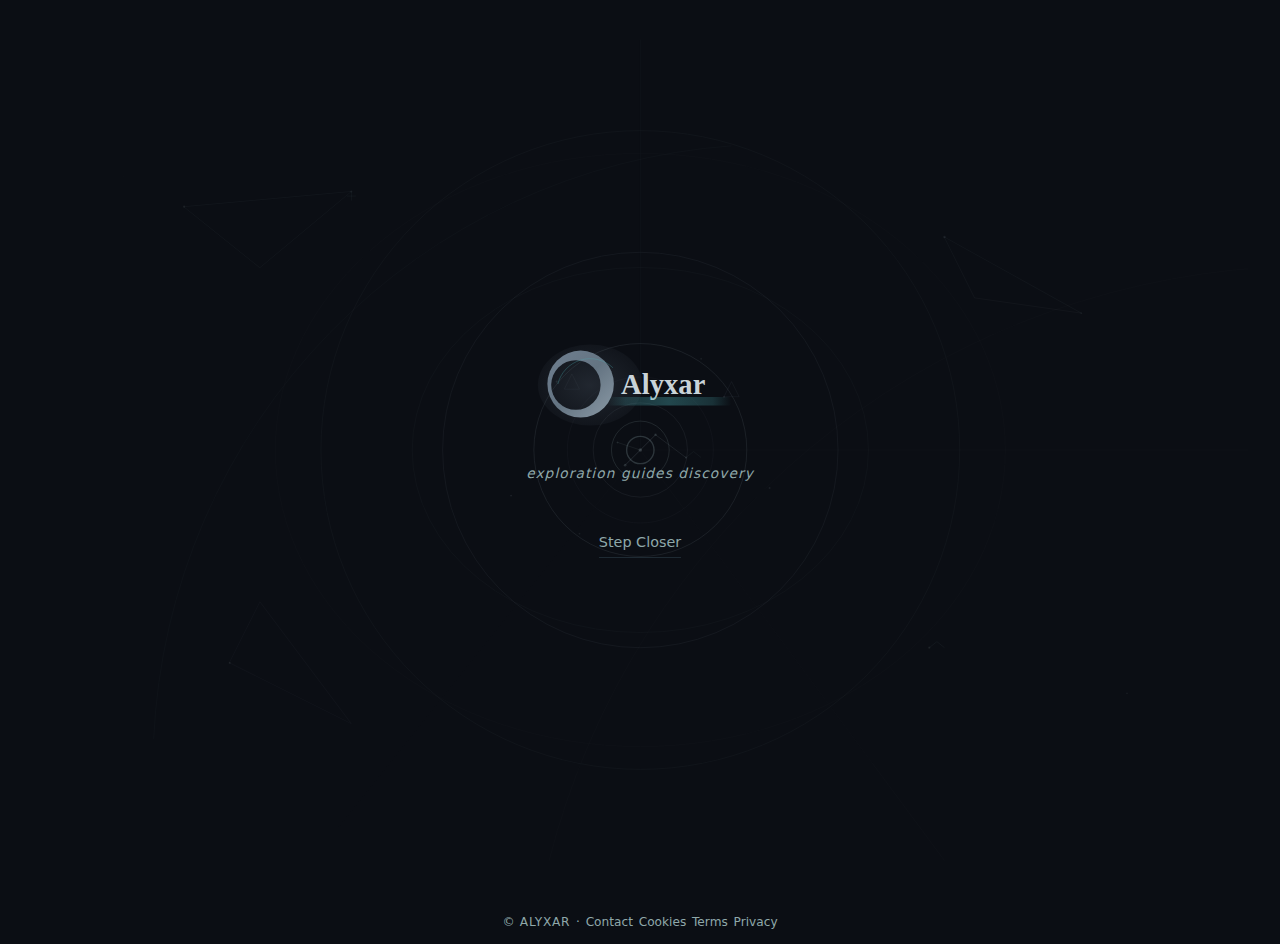
<file: index.html>
<!DOCTYPE html>
<html lang="en">
<head>
  <meta charset="utf-8">
  <meta name="viewport" content="width=device-width, initial-scale=1, viewport-fit=cover">

  <title>Alyxar</title>
  <meta name="description" content="Alyxar’s Reach frames a structured galaxy of tools and discoveries, converging at Lumen—the axis for understanding game systems.">
  <meta name="robots" content="index, follow">

  <link rel="canonical" href="https://alyxar.com/">

  <meta name="theme-color" content="#0b1418">
  <meta name="color-scheme" content="dark">

  <link rel="preconnect" href="https://fonts.googleapis.com">
  <link rel="preconnect" href="https://fonts.gstatic.com" crossorigin>
  <link href="https://fonts.googleapis.com/css2?family=Inter:wght@300;400;500;600&display=swap" rel="stylesheet">

  <link rel="icon" href="/favicon.ico" sizes="any">
  <link rel="icon" type="image/svg+xml" href="/favicon.svg">
  <link rel="apple-touch-icon" href="/apple-touch-icon.png">

  <meta property="og:type" content="website">
  <meta property="og:title" content="Alyxar’s Reach">
  <meta property="og:description" content="A structured galaxy of tools and discoveries, converging at Lumen—the axis for understanding game systems.">
  <meta property="og:url" content="https://alyxar.com/">
  <meta property="og:image" content="https://alyxar.com/og-image.png">

  <link rel="stylesheet" href="/core/tokens.css">
  <link rel="stylesheet" href="/pages/landing.css">
</head>

<body>
  <header aria-hidden="true"></header>
 <div class="layout">
  <main class="landing">
<svg
  class="alyxar-chart no-select" draggable="false"
  xmlns="http://www.w3.org/2000/svg"
  viewBox="0 0 1600 1000"
  aria-hidden="true"
>
  <g fill="currentColor" opacity="0.06">
    <!-- generated-style scatter -->
    <circle cx="40" cy="80" r="0.4"/><circle cx="120" cy="140" r="0.5"/>
    <circle cx="220" cy="60" r="0.3"/><circle cx="340" cy="120" r="0.4"/>
    <circle cx="480" cy="40" r="0.3"/><circle cx="620" cy="140" r="0.4"/>
    <circle cx="760" cy="60" r="0.3"/><circle cx="900" cy="120" r="0.4"/>
    <circle cx="1040" cy="40" r="0.3"/><circle cx="1180" cy="120" r="0.4"/>
    <circle cx="1320" cy="60" r="0.3"/><circle cx="1480" cy="140" r="0.4"/>

    <circle cx="60" cy="360" r="0.4"/><circle cx="180" cy="420" r="0.5"/>
    <circle cx="300" cy="340" r="0.3"/><circle cx="440" cy="400" r="0.4"/>
    <circle cx="580" cy="360" r="0.3"/><circle cx="720" cy="420" r="0.4"/>
    <circle cx="860" cy="340" r="0.3"/><circle cx="1000" cy="400" r="0.4"/>
    <circle cx="1140" cy="360" r="0.3"/><circle cx="1280" cy="420" r="0.4"/>
    <circle cx="1420" cy="340" r="0.3"/>

    <circle cx="100" cy="720" r="0.4"/><circle cx="240" cy="780" r="0.5"/>
    <circle cx="380" cy="700" r="0.3"/><circle cx="520" cy="760" r="0.4"/>
    <circle cx="660" cy="720" r="0.3"/><circle cx="800" cy="780" r="0.4"/>
    <circle cx="940" cy="700" r="0.3"/><circle cx="1080" cy="760" r="0.4"/>
    <circle cx="1220" cy="720" r="0.3"/><circle cx="1360" cy="780" r="0.4"/>
    <circle cx="1500" cy="700" r="0.3"/>
  </g>
  <g fill="currentColor">
    <!-- inner field -->
    <circle cx="800" cy="500" r="2.4" opacity="0.55"/>
    <circle cx="820" cy="480" r="1.7" opacity="0.4"/>
    <circle cx="780" cy="520" r="1.8" opacity="0.42"/>
    <circle cx="860" cy="510" r="1.4" opacity="0.32"/>
    <circle cx="770" cy="490" r="1.3" opacity="0.3"/>
    <circle cx="830" cy="530" r="1.2" opacity="0.28"/>
    <!-- spiral population -->
    <circle cx="690" cy="410" r="1.4" opacity="0.3"/>
    <circle cx="910" cy="430" r="1.3" opacity="0.28"/>
    <circle cx="970" cy="550" r="1.3" opacity="0.26"/>
    <circle cx="630" cy="560" r="1.3" opacity="0.28"/>
    <circle cx="720" cy="610" r="1.2" opacity="0.24"/>
    <circle cx="880" cy="380" r="1.2" opacity="0.24"/>
    <!-- far field -->
    <circle cx="200" cy="180" r="1.5" opacity="0.24"/>
    <circle cx="420" cy="160" r="1.3" opacity="0.22"/>
    <circle cx="1200" cy="220" r="1.6" opacity="0.26"/>
    <circle cx="1380" cy="320" r="1.2" opacity="0.2"/>
    <circle cx="260" cy="780" r="1.4" opacity="0.24"/>
    <circle cx="1180" cy="760" r="1.5" opacity="0.25"/>
    <circle cx="1440" cy="820" r="1.2" opacity="0.2"/>
  </g>
  <g stroke="currentColor" fill="none" stroke-linecap="round">
    <line x1="780" y1="520" x2="800" y2="500" stroke-width="1.3" opacity="0.4"/>
    <line x1="800" y1="500" x2="820" y2="480" stroke-width="1.3" opacity="0.4"/>
    <line x1="820" y1="480" x2="860" y2="510" stroke-width="1.1" opacity="0.34"/>
    <line x1="770" y1="490" x2="800" y2="500" stroke-width="1.0" opacity="0.3"/>
    <!-- deep triangulations -->
    <polygon points="200,180 420,160 300,260"
             stroke-width="0.8" opacity="0.2"/>
    <polygon points="1200,220 1380,320 1240,300"
             stroke-width="0.8" opacity="0.2"/>
    <polygon points="260,780 420,860 300,700"
             stroke-width="0.7" opacity="0.18"/>
  </g>
  <g stroke="currentColor" fill="none">
    <!-- primary -->
    <circle cx="800" cy="500" r="140" stroke-width="1.1" opacity="0.32"/>
    <circle cx="800" cy="500" r="260" stroke-width="0.9" opacity="0.24"/>
    <circle cx="800" cy="500" r="420" stroke-width="0.8" opacity="0.18"/>
    <!-- secondary offset -->
    <ellipse cx="800" cy="500" rx="300" ry="240"
             stroke-width="0.7" opacity="0.16"/>
    <ellipse cx="800" cy="500" rx="480" ry="390"
             stroke-width="0.6" opacity="0.12"/>
    <!-- angular grid -->
    <line x1="800" y1="500" x2="800" y2="-40" stroke-width="0.7" opacity="0.14"/>
    <line x1="800" y1="500" x2="1640" y2="500" stroke-width="0.7" opacity="0.14"/>
    <line x1="800" y1="500" x2="-40" y2="500" stroke-width="0.6" opacity="0.12"/>
    <line x1="800" y1="500" x2="1200" y2="1040" stroke-width="0.6" opacity="0.12"/>
    <line x1="800" y1="500" x2="400" y2="1000" stroke-width="0.5" opacity="0.1"/>
    <!-- arc sweeps -->
    <path d="M 160 880 A 820 820 0 0 1 920 100"
          stroke-width="0.7" opacity="0.14"/>
    <path d="M 680 1040 A 1040 1040 0 0 1 1620 260"
          stroke-width="0.6" opacity="0.12"/>
  </g>
  <g stroke="currentColor" fill="none">
    <!-- triangles -->
    <polygon points="700,420 710,400 720,420"
             stroke-width="0.8" opacity="0.26"/>
    <polygon points="910,430 920,410 930,430"
             stroke-width="0.8" opacity="0.26"/>
    <!-- chevrons -->
    <path d="M 860 510 l 10 -8 l 10 8"
          stroke-width="0.8" opacity="0.24"/>
    <path d="M 1180 760 l 10 -8 l 10 8"
          stroke-width="0.8" opacity="0.24"/>
    <!-- crosses -->
    <line x1="420" y1="160" x2="420" y2="172" stroke-width="0.8" opacity="0.22"/>
    <line x1="414" y1="166" x2="426" y2="166" stroke-width="0.8" opacity="0.22"/>
  </g>
  <g stroke="currentColor" fill="none">
    <circle cx="800" cy="500" r="18" stroke-width="1.8" opacity="0.6"/>
    <circle cx="800" cy="500" r="38" stroke-width="1.2" opacity="0.42"/>
    <circle cx="800" cy="500" r="62" stroke-width="0.9" opacity="0.3"/>
    <circle cx="800" cy="500" r="96" stroke-width="0.6" opacity="0.2"/>
    <circle cx="800" cy="500" r="140" stroke-width="0.4" opacity="0.12"/>
  </g>
</svg>
    <div class="landing-inner">
      <img
        src="/assets/svg/hub-logo.svg"
        alt="Aegedia"
        class="logo no-select" draggable="false"
      />

      <blockquote class="quote no-select">
        exploration guides discovery
      </blockquote>

      <!-- CTA -->
      <a href="/lumen/" class="cta no-select" draggable="false">Step Closer</a>
    </div>
  </main>

   <footer class="site-footer">
     <div class="footer-inner">
       <div class="footer-left">
         <span class="footer-brand">© Alyxar</span> · 
       </div>
       <nav class="footer-utility" aria-label="Footer">
         <a href="/contact/">Contact</a>
         <a href="/cookies/">Cookies</a>
         <a href="/terms/">Terms</a>
        <a href="/privacy/">Privacy</a>
       </nav>
     </div>
   </footer>
</div>
</body>
</html>
</file>
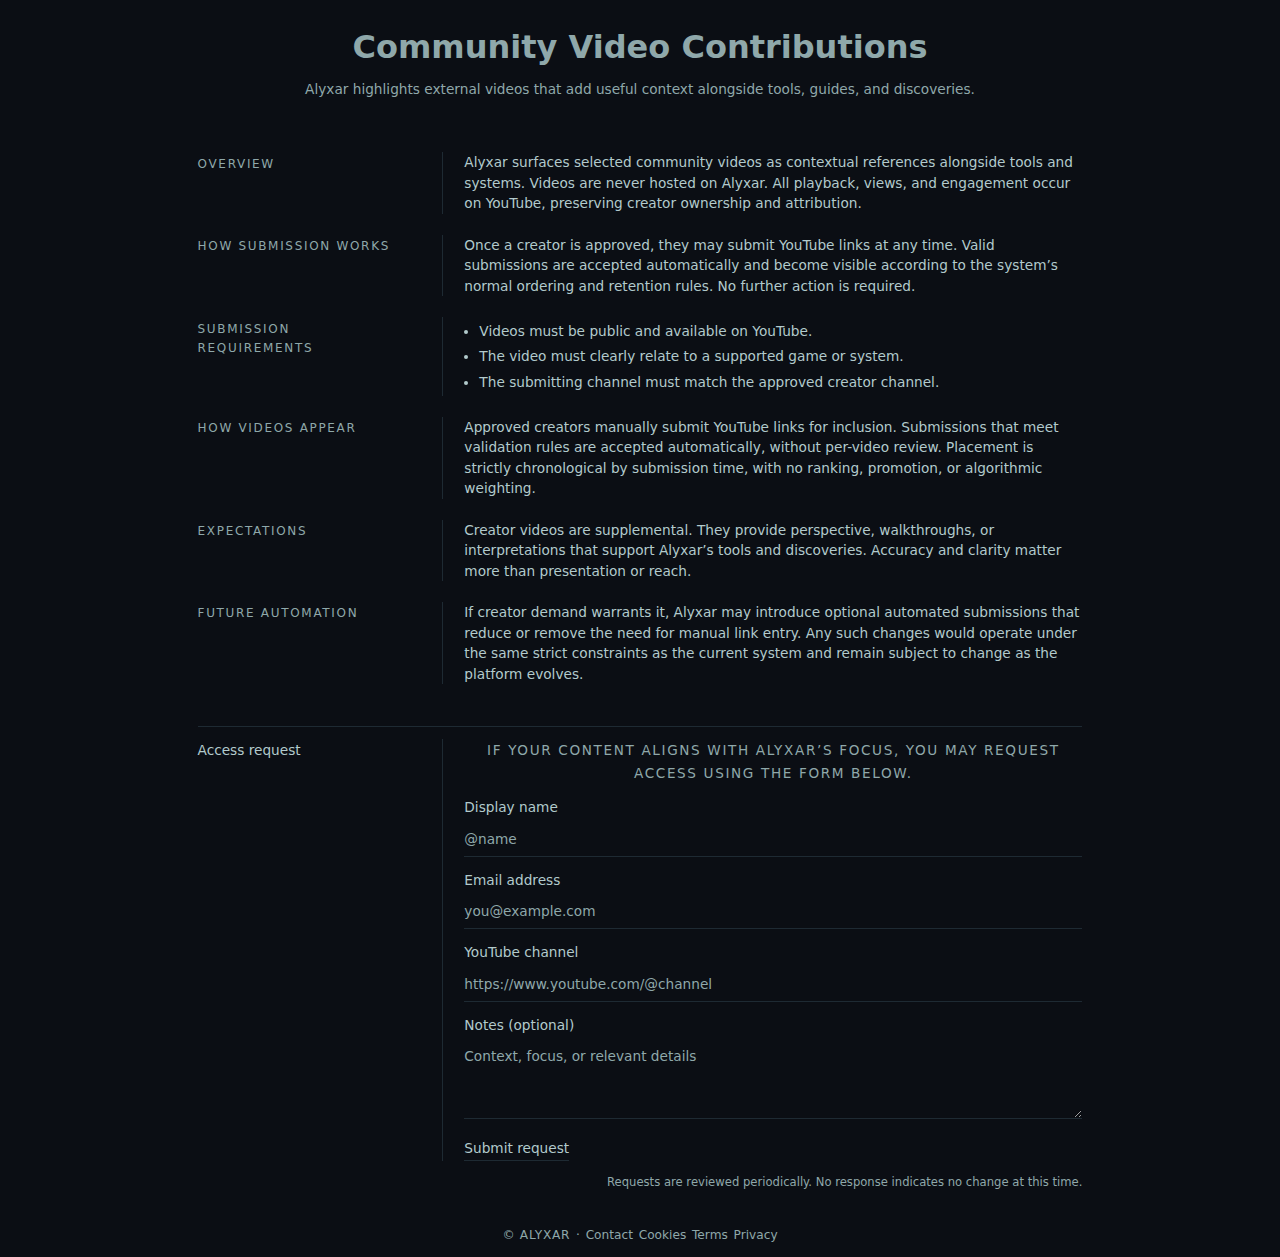
<file: content/index.html>
<!DOCTYPE html>
<html lang="en">
<head>
  <meta charset="utf-8">
  <meta name="viewport" content="width=device-width, initial-scale=1">
  <title>Creators · Alyxar</title>
  <meta
    name="description"
    content="Creators explains how community videos are submitted, validated, and surfaced on Alyxar as contextual references alongside tools, guides, and discoveries."
  >

  <meta name="robots" content="index, follow">
  <link rel="canonical" href="https://alyxar.com/creators/">
  <meta name="theme-color" content="#0b1418">
  <meta name="color-scheme" content="dark">

  <link rel="preconnect" href="https://fonts.googleapis.com">
  <link rel="preconnect" href="https://fonts.gstatic.com" crossorigin>
  <link
    href="https://fonts.googleapis.com/css2?family=Inter:wght@300;400;500;600&display=swap"
    rel="stylesheet"
  >

  <link rel="icon" href="/favicon.ico" sizes="any">
  <link rel="icon" type="image/svg+xml" href="/favicon.svg">
  <link rel="apple-touch-icon" href="/apple-touch-icon.png">

  <link rel="stylesheet" href="/core/tokens.css">
  <link rel="stylesheet" href="/pages/creators.css">

  <meta name="alyxar:domain" content="creators">
  <meta name="alyxar:role" content="system-doc">
  <meta name="alyxar:terminal" content="true">
</head>

<body>
  <div class="layout">
  <div class="page-center">
    <main class="page page-creators">
      <!-- TOP / CENTER -->
      <header class="creators-header">
        <h1>Community Video Contributions</h1>
        <p>
          Alyxar highlights external videos that add useful context alongside
          tools, guides, and discoveries.
        </p>
      </header>
      <!-- MIDDLE / TWO-COLUMN SYSTEM -->
      <section class="creators-grid">
        <div class="label">Overview</div>
        <div class="content">
        <p>
          Alyxar surfaces selected community videos as contextual references alongside
          tools and systems. Videos are never hosted on Alyxar. All playback, views,
          and engagement occur on YouTube, preserving creator ownership and attribution.
        </p>
        </div>
        <div class="label">How submission works</div>
        <div class="content">
          <p>
            Once a creator is approved, they may submit YouTube links at any time.
            Valid submissions are accepted automatically and become visible according
            to the system’s normal ordering and retention rules. No further action is
            required.
          </p>
        </div>
        <div class="label">Submission requirements</div>
        <div class="content">
        <ul>
          <li>Videos must be public and available on YouTube.</li>
          <li>The video must clearly relate to a supported game or system.</li>
          <li>The submitting channel must match the approved creator channel.</li>
        </ul>
        </div>
        <div class="label">How videos appear</div>
        <div class="content">
        <p>
          Approved creators manually submit YouTube links for inclusion. Submissions
          that meet validation rules are accepted automatically, without per-video
          review. Placement is strictly chronological by submission time, with no
          ranking, promotion, or algorithmic weighting.
        </p>
        </div>
        <div class="label">Expectations</div>
        <div class="content">
        <p>
          Creator videos are supplemental. They provide perspective, walkthroughs, or
          interpretations that support Alyxar’s tools and discoveries. Accuracy and
          clarity matter more than presentation or reach.
        </p>
        </div>
        <div class="label">Future automation</div>
        <div class="content">
          <p>
            If creator demand warrants it, Alyxar may introduce optional automated
            submissions that reduce or remove the need for manual link entry. Any such
            changes would operate under the same strict constraints as the current
            system and remain subject to change as the platform evolves.
          </p>
        </div>
      </section>
<!-- BOTTOM / CENTER -->
<footer class="creators-footer">
  <!-- ACCESS REQUEST (PRIMARY FOOTER CONTENT) -->
  <section class="creators-access">
    <div class="label">Access request</div>
    <div class="content">
      <p>
        If your content aligns with Alyxar’s focus, you may request access
        using the form below.
      </p>
      <form class="access-form" method="post" action="/api/creator-request">
        <div class="form-row">
          <label for="name">Display name</label>
          <input
            type="text"
            id="name"
            name="name"
            placeholder="@name"
            required
          >
        </div>
        <div class="form-row">
          <label for="email">Email address</label>
          <input
            type="email"
            id="email"
            name="email"
            placeholder="you@example.com"
            required
          >
        </div>
        <div class="form-row">
          <label for="channel">YouTube channel</label>
          <input
            type="url"
            id="channel"
            name="channel"
            placeholder="https://www.youtube.com/@channel"
            required
          >
        </div>
        <div class="form-row">
          <label for="notes">Notes (optional)</label>
          <textarea
            id="notes"
            name="notes"
            rows="3"
            placeholder="Context, focus, or relevant details"
          ></textarea>
        </div>
        <button type="submit">Submit request</button>
      </form>
    </div>
  </section>
  <!-- FOOTNOTE / DISCLAIMER -->
  <p class="creators-note">
    Requests are reviewed periodically. No response indicates no change
    at this time.
  </p>
</footer>
    </main>
  </div>
    <footer class="site-footer">
      <div class="footer-inner">
        <div class="footer-left">
          <span class="footer-brand">© Alyxar</span> ·
        </div>
        <nav class="footer-utility" aria-label="Footer">
          <a href="/contact/">Contact</a>
          <a href="/cookies/">Cookies</a>
          <a href="/terms/">Terms</a>
          <a href="/privacy/">Privacy</a>
        </nav>
      </div>
    </footer>
  </div>
</body>
</html>
</file>
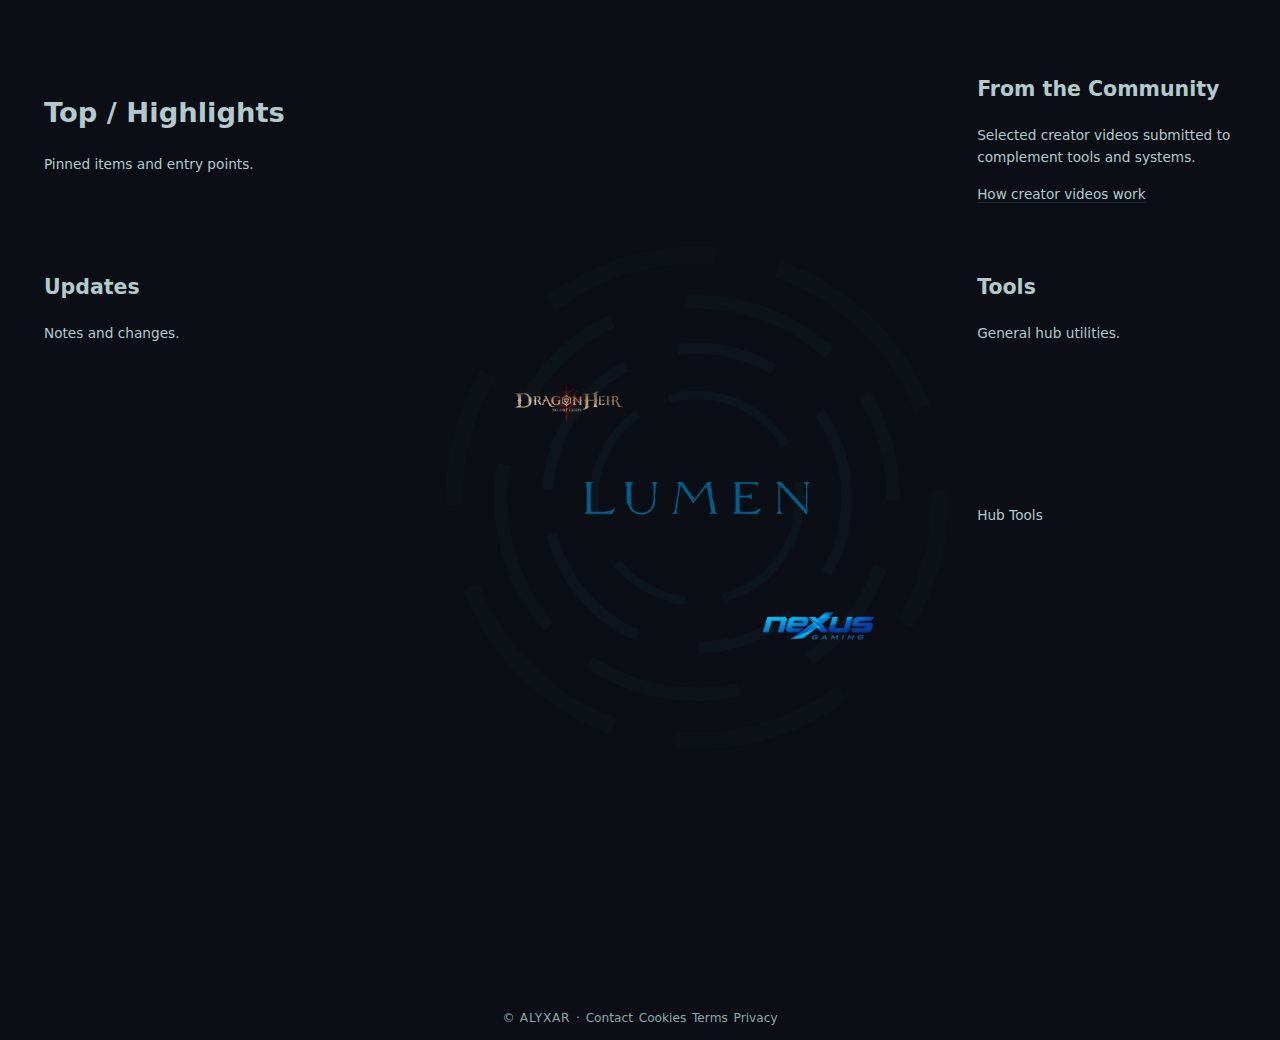
<file: lumen/index.html>
<!DOCTYPE html>
<html lang="en">
<head>
  <meta charset="utf-8">
  <meta name="viewport" content="width=device-width, initial-scale=1, viewport-fit=cover">
  <title>Lumen · Alyxar</title>
  <meta
    name="description"
    content="Lumen is the central axis of Alyxar—where paths converge and tools, guides, and discoveries branch outward."
  >
  <meta name="robots" content="index, follow">
  <link rel="canonical" href="https://alyxar.com/lumen/">
  <meta name="theme-color" content="#0b1418">
  <meta name="color-scheme" content="dark">

  <link rel="preconnect" href="https://fonts.googleapis.com">
  <link rel="preconnect" href="https://fonts.gstatic.com" crossorigin>
  <link
    href="https://fonts.googleapis.com/css2?family=Inter:wght@300;400;500;600&display=swap"
    rel="stylesheet"
  >

  <link rel="icon" href="/favicon.ico" sizes="any">
  <link rel="icon" type="image/svg+xml" href="/favicon.svg">
  <link rel="apple-touch-icon" href="/apple-touch-icon.png">

  <link rel="stylesheet" href="/core/tokens.css">
  <link rel="stylesheet" href="/pages/lumen.css">

  <meta name="alyxar:domain" content="lumen">
  <meta name="alyxar:role" content="hub-axis">
  <meta name="alyxar:terminal" content="false">
  <meta name="alyxar:egress" content="tools,discoveries,guides,creators">
</head>

<body>
  <div class="layout">
    <main class="lumen">
      <div class="lumen-axis">

        <!-- TOP LEFT / CENTER : TIMELINE -->
        <section class="axis-panel axis-top-left">
          <!-- Shared for Lumen + Nexus -->
          <div data-context="lumen nexus-gaming">
            <h1 class="axis-title">Top / Highlights</h1>
            <p class="axis-muted">Pinned items and entry points.</p>
          </div>

          <!-- Dragonheir only -->
          <div data-context="dragonheir" hidden>
            <h1 class="axis-title">Dragonheir Timeline</h1>
            <div class="timeline-track"></div>
          </div>
        </section>

        <!-- TOP RIGHT : CREATOR CODE -->
        <section class="axis-panel axis-top-right">
          <div data-context="dragonheir" hidden>
            <h2 class="axis-title">Support</h2>
            <a href="#" rel="nofollow">Use creator code</a>
          </div>
          <div data-context="lumen nexus-gaming">
            <h2 class="axis-title">From the Community</h2>
            <p class="axis-muted">
              Selected creator videos submitted to complement tools and systems.
            </p>
            <a href="/content/" class="creator-link">
              How creator videos work
            </a>
          </div>
        </section>

        <!-- MIDDLE LEFT : ANNOUNCEMENTS -->
        <section class="axis-panel axis-left">
          <!-- Shared for Lumen + Nexus -->
          <div data-context="lumen nexus-gaming">
            <h2 class="axis-title">Updates</h2>
            <p class="axis-muted">Notes and changes.</p>
          </div>

          <!-- Dragonheir only -->
          <div data-context="dragonheir" hidden>
            <h2 class="axis-title">Announcements</h2>
            <ul class="announcement-feed"></ul>
          </div>
        </section>

        <!-- MIDDLE CENTER : CONSOLE -->
        <section class="console" aria-label="Domain console">
          <button class="node core" data-node="lumen" aria-current="true">
            <img src="/assets/logo/lumen-logo.png" alt="Lumen" decoding="async">
          </button>

          <button class="node primary p1" data-node="dragonheir">
            <img src="/assets/logo/dragon-logo.avif" alt="Dragonheir" decoding="async">
          </button>

          <button class="node primary p2" data-node="nexus-gaming">
            <img src="/assets/logo/nexus-gaming.png" alt="Nexus Gaming" decoding="async">
          </button>
        </section>

        <!-- MIDDLE RIGHT : SPLIT (ONLY AREA THAT DIFFERS FOR NEXUS) -->
        <section class="axis-panel axis-right">
          <div class="axis-right-split">

            <!-- TOP HALF -->
            <div class="axis-right-top">
              <!-- Shared Lumen tools header (Lumen only) -->
              <div data-context="lumen">
                <h2 class="axis-title">Tools</h2>
                <p class="axis-muted">General hub utilities.</p>
              </div>

              <!-- Nexus-specific (Nexus only) -->
              <div data-context="nexus-gaming" hidden>
                <h2 class="axis-title">Nexus Gaming</h2>
                <p class="axis-muted">Competitive gaming tools.</p>
              </div>

              <!-- Dragonheir (Dragonheir only) -->
              <div data-context="dragonheir" hidden>
                <h2 class="axis-title">Dragonheir</h2>
                <p class="axis-muted">Tactical RPG focused on synergy.</p>
              </div>
            </div>

            <!-- BOTTOM HALF -->
            <div class="axis-right-bottom">
              <nav class="tool-list" aria-label="Tools">
                <a href="#" data-context="dragonheir" hidden>Stat Oracle</a>
                <a href="#" data-context="dragonheir" hidden>Team Builder</a>

                <a href="#" data-context="lumen">Hub Tools</a>

                <a href="#" data-context="nexus-gaming" hidden>Nexus Tools</a>
              </nav>
            </div>

          </div>
        </section>

        <!-- BOTTOM : VIDEOS -->
        <section class="axis-panel axis-bottom">
          <ul class="video-track" aria-label="Videos"></ul>
        </section>

      </div>
    </main>
    <script src="/pages/lumen.js" defer></script>

    <footer class="site-footer">
      <div class="footer-inner">
        <div class="footer-left">
          <span class="footer-brand">© Alyxar</span> ·
        </div>
        <nav class="footer-utility" aria-label="Footer">
          <a href="/contact/">Contact</a>
          <a href="/cookies/">Cookies</a>
          <a href="/terms/">Terms</a>
          <a href="/privacy/">Privacy</a>
        </nav>
      </div>
    </footer>
  </div>
</body>
</html>
</file>
<file: pages/landing.css>
.landing {
  min-height: 100svh;
  display: grid;
  place-items: center;
  container-type: inline-size;
  container-name: landing;

  position: relative;
  overflow: hidden;
}
.landing-inner {
  position: relative;
  z-index: 1;

  text-align: center;
  display: flex;
  flex-direction: column;
  align-items: center;
  gap: clamp(
    calc(var(--space-2) * 0.9),
    4cqw,
    var(--space-3)
  );
}
.alyxar-chart {
  position: absolute;
  width: 100%;
  height: 100%;

  color: rgba(180, 205, 210, 0.35);
  opacity: 1;

  pointer-events: none;
  z-index: 0;
}
/* ======================
   LOGO
   ====================== */
.logo {
  width: clamp(250px, 25cqw, 500px);
  height: auto;
}

/* ======================
   QUOTE
   ====================== */
.quote {
  font-size: clamp(
    calc(var(--fs-body) * 0.95),
    1.6cqw,
    var(--fs-body)
  );
  color: var(--text-muted);
  letter-spacing: 0.08em;
  font-style: italic;
}

/* ======================
   CTA (NAVIGATION)
   ====================== */
.cta {
  margin-top: var(--space-2);
  font-size: clamp(
    var(--fs-body),
    1.8cqw,
    calc(var(--fs-body) * 1.05)
  );
  color: var(--text-muted);
  border-bottom: 1px solid var(--line-subtle);
  padding-bottom: 2px;
}

.cta:hover {
  color: var(--text-strong);
}
</file>
<file: pages/creators.css>
/* =================================================
   CREATORS PAGE
   ================================================= */
/* ---------- PAGE CENTERING ---------- */
.page-center {
  flex: 1;
  display: flex;
  align-items: center;      /* vertical centering */
  justify-content: center;  /* horizontal safety */
}
.page-creators {
  max-width: 64rem;
  margin-inline: auto;
  padding-block: var(--space-3);
  display: flex;
  flex-direction: column;
  gap: var(--space-3);
}
/* =================================================
   HEADER
   ================================================= */
.creators-header {
  text-align: center;
  max-width: 48rem;
  margin-inline: auto;
  margin-bottom: var(--space-4);
}
.creators-header h1 {
  font-size: var(--fs-h1);
  color: var(--text-muted);
  margin: 0 0 var(--space-1) 0;
}
.creators-header p {
  margin: 0;
  color: var(--text-muted);
  line-height: 1.5;
}
/* =================================================
   MAIN GRID (BODY)
   ================================================= */
.creators-grid {
  display: grid;
  grid-template-columns: 14rem 1fr;
  gap: var(--space-3);
  align-items: start;
}
/* LEFT COLUMN (LABELS) */
.creators-grid .label {
  font-size: 0.75rem;
  letter-spacing: 0.14em;
  text-transform: uppercase;
  color: var(--text-muted);
  text-align: left;
  padding-top: 0.2em;
  padding-right: var(--space-2);
}
/* RIGHT COLUMN (CONTENT) */
.creators-grid .content {
  max-width: 40rem;
  padding-left: var(--space-3);
  border-left: 1px solid var(--line-subtle);
}
.creators-grid p {
  margin: 0;
  line-height: 1.5;
}
.creators-grid ul {
  margin: 0;
  padding-left: 1.1em;
}
.creators-grid li {
  margin: 0.2em 0;
}
/* =================================================
   FOOTER BAND (DIVIDER + ACCESS REQUEST)
   ================================================= */
/* Treat first paragraph as footer title */
.creators-footer .creators-access .content > p:first-of-type {
  font-size: 0.85rem;
  font-weight: 500;
  letter-spacing: 0.12em;
  text-transform: uppercase;
  color: var(--text-muted);
  margin: 0 0 var(--space-2) 0;
  text-align: center;
}
.creators-footer {
  margin-top: var(--space-3);
  padding-top: var(--space-2);
  border-top: 1px solid var(--line-subtle);
  display: flex;
  flex-direction: column;
  gap: var(--space-2);
}
/* ACCESS REQUEST INSIDE FOOTER */
.creators-footer .creators-access {
  display: grid;
  grid-template-columns: 14rem 1fr;
  gap: var(--space-3);
  align-items: start;
}
.creators-footer .creators-access .content {
  padding-left: var(--space-3);
  border-left: 1px solid var(--line-subtle);
  max-width: 40rem;
}
/* FORM */
.access-form {
  display: flex;
  flex-direction: column;
  gap: var(--space-2);
  margin-top: var(--space-1);
}
.form-row {
  display: flex;
  flex-direction: column;
  gap: 0.25em;
}
.form-row label {
  font-size: 0.75rem;
  color: var(--text-body);
  font-size: var(--fs-body);
}
.form-row input,
.form-row textarea {
  padding: 0.4em 0;
  border-bottom: 1px solid var(--line-subtle);
  background: none;
  color: var(--text-body);
}
.form-row input::placeholder,
.form-row textarea::placeholder {
  color: var(--text-muted);
}
.access-form button {
  align-self: flex-start;
  margin-top: var(--space-1);
  border-bottom: 1px solid var(--line-subtle);
  padding: 0;
  background: none;
  cursor: pointer;
}
.access-form button:hover {
  border-color: currentColor;
}
/* FOOTNOTE TEXT */
.creators-footer p {
  margin: 0;
  font-size: 0.85em;
  color: var(--text-muted);
  text-align: right;
}
/* =================================================
   RESPONSIVE
   ================================================= */
/* TABLET */
@container layout (max-width: 60rem) {
  .creators-grid {
    grid-template-columns: 11rem 1fr;
  }
  .creators-footer .creators-access {
    grid-template-columns: 11rem 1fr;
  }
}
/* MOBILE */
@container layout (max-width: 44rem) {
  .creators-header {
    text-align: left;
  }
  .creators-grid {
    grid-template-columns: 1fr;
  }
  .creators-grid .label {
    margin-top: var(--space-2);
    padding-right: 0;
  }
  .creators-grid .content {
    padding-left: 0;
    border-left: none;
  }
  .creators-footer .creators-access {
    grid-template-columns: 1fr;
  }
  .creators-footer .creators-access .content {
    padding-left: 0;
    border-left: none;
  }
  .creators-footer p {
    text-align: left;
  }
}
</file>
<file: pages/lumen.css>
/* ======================
   LUMEN – PAGE CONTAINER
   ====================== */
.lumen {
  flex: 1;
  display: flex;
  justify-content: center;
  padding-block: var(--space-4);
}
/* ======================
   SHARED HEIGHT CONTRACT
   ====================== */
:root {
  --axis-band-h: clamp(10.5rem, 22cqh, 14.5rem);
}
/* ======================
   LUMEN – AXIS LAYOUT
   ====================== */
.lumen-axis {
  display: grid;
  width: 100%;
  max-width: var(--max-page);
  grid-template-columns:
    minmax(0, 1.4fr)
    clamp(16rem, 70cqw, 32rem)
    minmax(0, 1fr);
  grid-template-rows:
    var(--axis-band-h)
    auto
    var(--axis-band-h);
  gap: var(--space-2);
  grid-template-areas:
    "topleft topleft topright"
    "left    console  right"
    "bottom  bottom   bottom";
}
/* ======================
   PANEL BASE
   ====================== */
.axis-panel {
  padding: var(--panel-pad);
  display: flex;
  flex-direction: column;
  min-height: 0;
}
/* GRID AREAS */
.axis-top-left  { grid-area: topleft; }
.axis-top-right { grid-area: topright; }
.axis-left      { grid-area: left; }
.console        { grid-area: console; }
.axis-right     { grid-area: right; }
.axis-bottom    { grid-area: bottom; }
/* ======================
   TOP PANELS
   ====================== */
.axis-top-left,
.axis-top-right {
  justify-content: center;
}
.axis-top-left > *,
.axis-top-right > * {
  overflow: hidden;
}
/* ======================
   RIGHT SPLIT
   ====================== */
.axis-right-split {
  display: grid;
  grid-template-rows: 1fr 1fr;
  gap: var(--space-2);
  height: 100%;
}
/* ======================
   CONSOLE
   ====================== */
.console {
  position: relative;
  width: clamp(16rem, 70cqw, 32rem);
  aspect-ratio: 1 / 1;
  max-width: 100%;
  --console-core: calc(50% * var(--density));
  --console-primary: calc(25% * var(--density));
}
.console::before {
  content: "";
  position: absolute;
  inset: 0;
  background: url("/assets/svg/round-map.svg") center / 115% 115% no-repeat;
  opacity: 0.05;
  pointer-events: none;
}
/* ======================
   NODES
   ====================== */
.node {
  all: unset;
  position: absolute;
  display: grid;
  place-items: center;
  cursor: pointer;
}
.node img {
  width: 100%;
  height: auto;
}
.node.core {
  width: var(--console-core);
  top: 50%;
  left: 50%;
  transform: translate(-50%, -50%);
  pointer-events: none;
}
.node.primary {
  width: var(--console-primary);
}
.node.primary.p1 { top: 25%; left: 25%; transform: translateX(-50%); }
.node.primary.p2 { top: 75%; right: 15%; transform: translateY(-50%); }

/* ======================
   VIDEO BAND (LOCKED)
   ====================== */
.axis-bottom {
  padding: 0;
  height: var(--axis-band-h);
  min-height: var(--axis-band-h);
  overflow: hidden;
}
/* ======================
   VIDEO CAROUSEL
   ====================== */
.video-track {
  display: flex;
  align-items: stretch;
  height: 100%;
  gap: var(--space-1);
  padding-inline: var(--space-1);
  overflow-x: auto;
  scroll-snap-type: x mandatory;
  overscroll-behavior-x: contain;
  -webkit-overflow-scrolling: touch;
}
.video-track::-webkit-scrollbar {
  height: 6px;
}
.video-track::-webkit-scrollbar-thumb {
  background: var(--line-subtle);
}
/* ======================
   VIDEO CARD (PRIMARY)
   ====================== */
.video-card,
.video-item {
  flex: 0 0 auto;
  height: calc(100% - var(--space-1));
  aspect-ratio: 16 / 9;
  scroll-snap-align: start;
  border: 1px solid var(--line-subtle);
  background: var(--surface-root);
  overflow: hidden;
}
/* ======================
   VIDEO CARD CONTENT
   ====================== */
.video-card a,
.video-item a {
  position: relative;
  display: block;
  width: 100%;
  height: 100%;
  text-decoration: none;
  color: inherit;
}
.video-card img,
.video-item img {
  width: 100%;
  height: 100%;
  display: block;
  object-fit: cover;
}
/* ======================
   VIDEO META OVERLAY
   ====================== */
.video-meta {
  position: absolute;
  inset-inline: 0;
  bottom: 0;
  padding: var(--space-1);
  max-height: 50%;
  overflow: hidden;
  font-size: 0.75rem;
  background: linear-gradient(
    to top,
    rgba(0,0,0,0.55),
    rgba(0,0,0,0)
  );
}
.video-meta .video-title {
  font-size: 0.9rem;
  line-height: 1.3;
  display: -webkit-box;
  -webkit-line-clamp: 2;
  -webkit-box-orient: vertical;
  overflow: hidden;
}
.video-meta .video-creator {
  font-size: 0.75rem;
  opacity: 0.85;
}
/* ======================
   COLLAPSE LOGIC
   ====================== */
@container layout (max-width: 62rem) {
  .lumen-axis {
    grid-template-columns: 1fr 1fr;
    grid-template-rows:
      var(--axis-band-h)
      auto
      auto
      var(--axis-band-h);
    grid-template-areas:
      "topleft topright"
      "console console"
      "left    right"
      "bottom  bottom";
  }
  .console {
    justify-self: center;
  }
  .video-track::-webkit-scrollbar {
    display: none;
  }
}

@container layout (max-width: 44rem) {
  .lumen-axis {
    grid-template-columns: 1fr;
    grid-template-rows:
      var(--axis-band-h)
      auto
      auto
      auto
      var(--axis-band-h);
    grid-template-areas:
      "topleft"
      "topright"
      "console"
      "left"
      "right"
      "bottom";
  }
  .video-card,
  .video-item {
    aspect-ratio: 4 / 3;
  }
  .video-track::-webkit-scrollbar {
    display: none;
  }
}
/* ======================
   CREATOR LINK
   ====================== */
.creator-link {
  margin-top: var(--space-1);
  width: fit-content;
  font-size: 0.85rem;
  color: var(--text-primary);
  border-bottom: 1px solid var(--line-subtle);
}
.creator-link:hover {
  border-color: currentColor;
}
</file>
<file: core/tokens.css>
:root {
  --density: 0.9;

  /* ======================
     COLOR PALETTE
     ====================== */
  /* Base tones */
  --bg-0: #0b0e14;
  --bg-1: #101621;
  --bg-2: #151d2b;

  /* Semantic aliases (no duplication) */
  --surface-root: var(--bg-0);
  --surface-raised: var(--bg-1);
  --surface-elevated: var(--bg-2);

  --text-strong: #cfe3e4;
  --text-body:   #b2cacc;
  --text-muted:  #8fa8aa;

  --line-subtle: #1e2a33;

  /* ======================
     TYPOGRAPHY
     ====================== */
  --font-base: system-ui, -apple-system, BlinkMacSystemFont,
               "Segoe UI", Roboto, Helvetica, Arial, sans-serif;

  --fs-h1: clamp(1.9rem, 2.5vw, 2.4rem);
  --fs-h2: clamp(
    calc(1.05rem * var(--density)),
    calc(1.4vw * var(--density)),
    1.35rem
  );
  --fs-body: calc(0.95rem * var(--density));
  --fs-lead: calc(1rem * var(--density));

  /* Line-height tokens */
  --lh-body: calc(1.6 + (0.05 * var(--density)));

  /* ======================
     SPACING
     ====================== */
  --space-1: calc(0.4rem * var(--density));
  --space-2: calc(0.85rem * var(--density));
  --space-3: calc(1.45rem * var(--density));
  --space-4: calc(2.2rem * var(--density));

  /* ======================
     SHAPE
     ====================== */
  --radius: 6px;

  /* ======================
     LAYOUT TOKENS
     ====================== */
  --max-page: 96rem;
  --panel-pad: var(--space-2);
}

/* ======================
   RESET & NORMALIZATION
   ====================== */
*,
*::before,
*::after {
  box-sizing: border-box;
}

html {
  -webkit-text-size-adjust: 100%;
  -webkit-font-smoothing: antialiased;
  -moz-osx-font-smoothing: grayscale;
}

body {
  margin: 0;
  background: var(--surface-root);
  color: var(--text-body);
  font-family: var(--font-base);
  font-size: var(--fs-body);
  line-height: var(--lh-body);
  user-select: none;
  -webkit-user-select: none;
  -ms-user-select: none;
}

/* ======================
   TEXT & SELECTION
   ====================== */
::selection {
  background: rgba(255, 255, 255, 0.08);
  color: var(--text-strong);
}

.no-select {
  user-select: none;
  -webkit-user-select: none;
  -ms-user-select: none;
}
.selectable {
  user-select: text;
  -webkit-user-select: text;
}

/* ======================
   MEDIA RULES
   ====================== */
img,
svg,
video,
canvas {
  max-width: 100%;
  height: auto;
  display: block;
}
svg {
  fill: currentColor;
}
svg,
img,
a {
  -webkit-user-drag: none;
  -khtml-user-drag: none;
  -moz-user-drag: none;
  -o-user-drag: none;
  user-drag: none;
}

/* ======================
   INTERACTION HYGIENE
   ====================== */
* {
  -webkit-tap-highlight-color: transparent;
}

@media (prefers-reduced-motion: reduce) {
  *,
  *::before,
  *::after {
    animation-duration: 0.01ms !important;
    animation-iteration-count: 1 !important;
    transition-duration: 0.01ms !important;
  }
}

/* ======================
   LINKS & FOCUS
   ====================== */
a {
  color: inherit;
  text-decoration: none;
}

:focus-visible {
  outline: 1px solid var(--line-subtle);
  outline-offset: 2px;
}

/* ======================
   FORM BASELINE
   ====================== */
input,
textarea,
select,
button {
  font: inherit;
  color: inherit;
  background: none;
  border: none;
}

/* ======================
   UTILITY INTENT
   ====================== */
.hr {
  height: 1px;
  background: var(--line-subtle);
  width: 100%;
}

/* ======================
   SHARED LAYOUT CONTRACT
   ====================== */
.layout {
  min-height: 100svh;
  display: flex;
  flex-direction: column;
  container-type: inline-size;
  container-name: layout;

  /* global page gutters */
  padding-inline: clamp(var(--space-2), 4vw, var(--space-4));
}

/* ======================
   SITE FOOTER (INHERITS)
   ====================== */
.site-footer {
  margin-top: auto;
  padding-block: var(--space-2);
}

.footer-inner {
  width: 100%;
  display: flex;
  align-items: center;
  justify-content: center;
  flex-wrap: wrap;
  gap: var(--space-1);
  text-align: center;
  font-size: clamp(
    calc(var(--fs-body) * 0.85),
    1cqw,
    calc(var(--fs-body) * 0.9)
  );
  color: var(--text-muted);
}

.footer-left,
.footer-utility {
  display: inline-flex;
  align-items: center;
  gap: var(--space-1);
}

.footer-brand {
  letter-spacing: 0.06em;
  text-transform: uppercase;
}

.footer-utility a {
  color: var(--text-muted);
  text-decoration: none;
}

.footer-utility a:hover {
  color: var(--text-strong);
}
</file>
